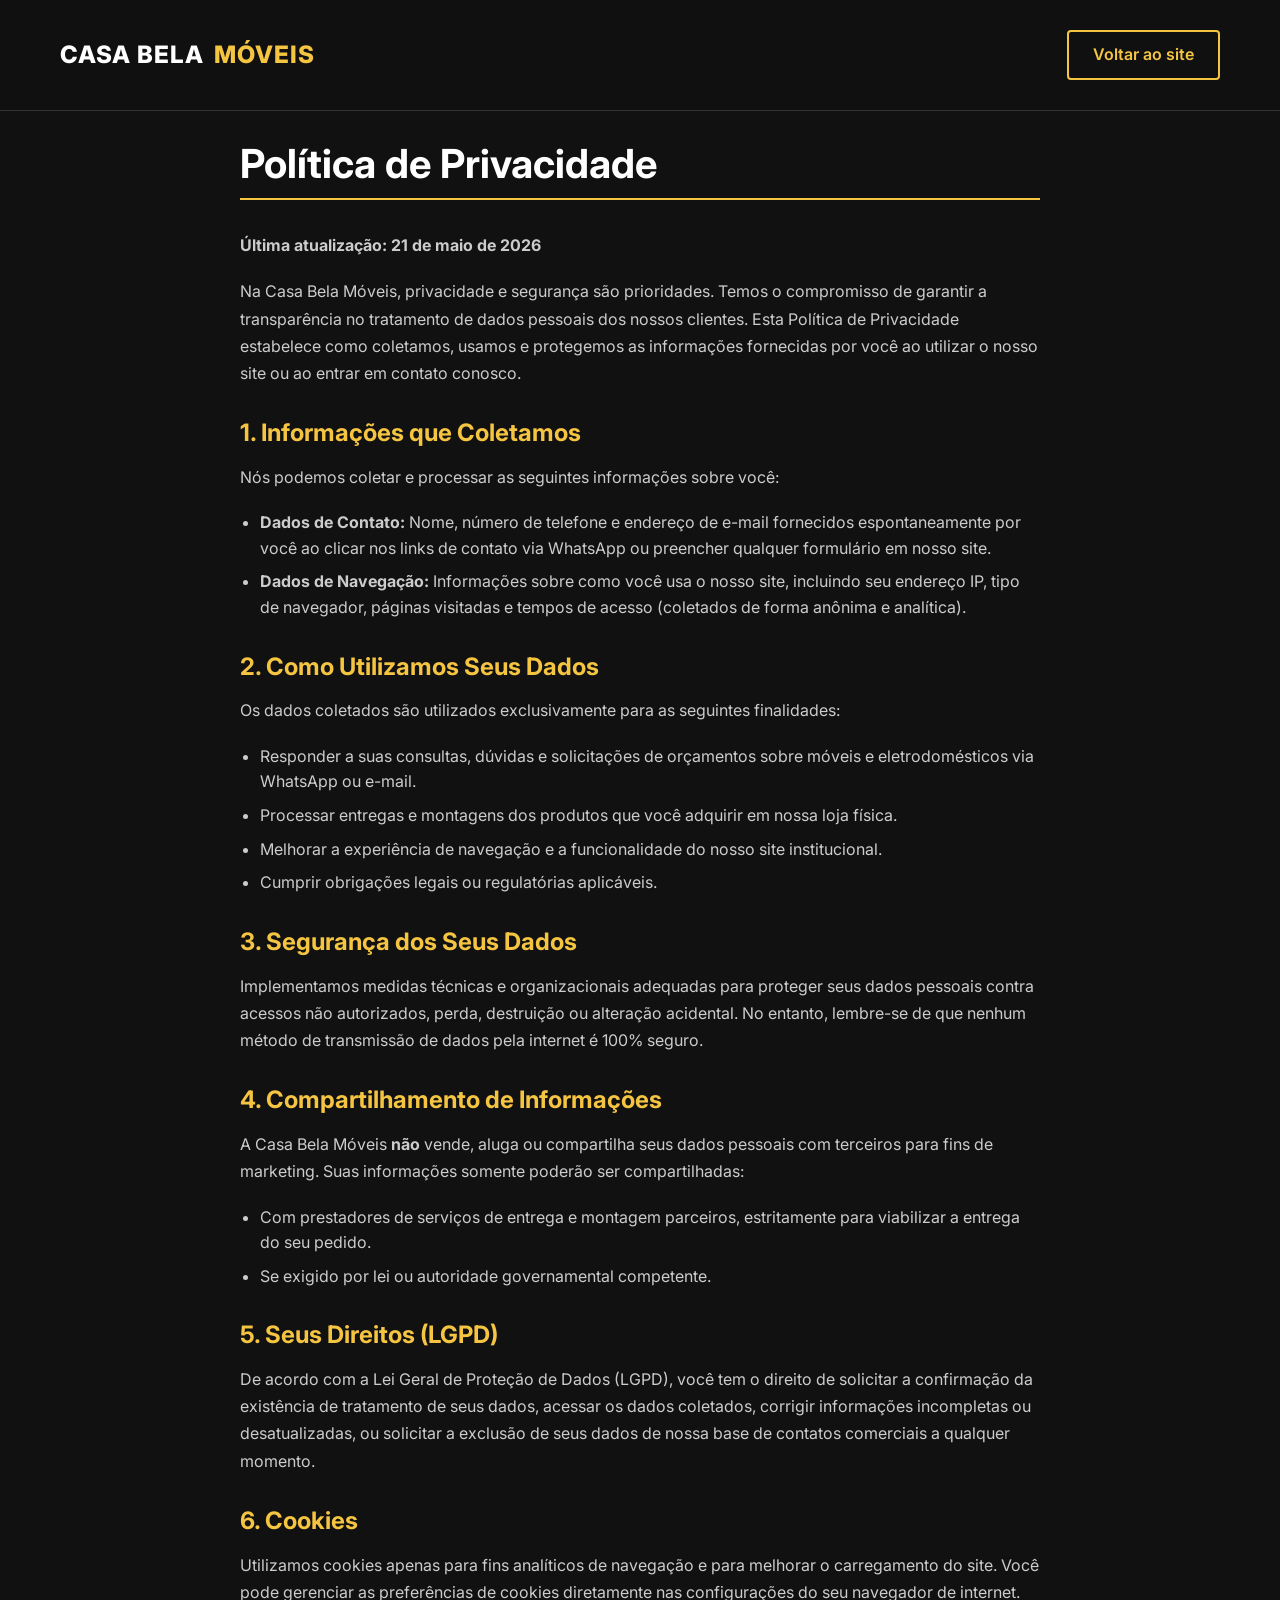
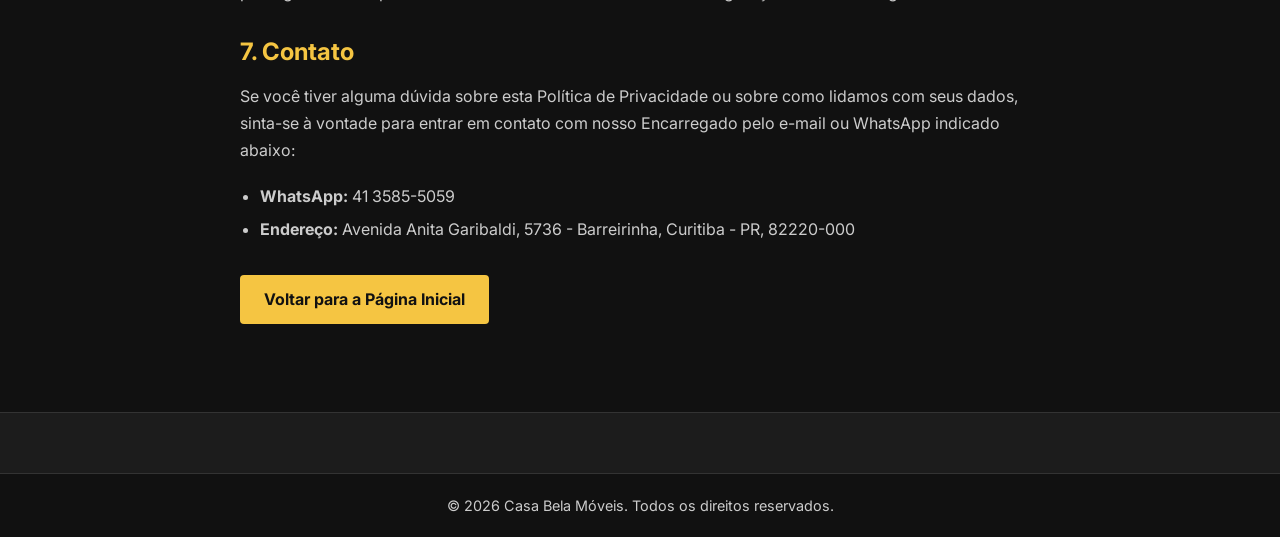
<file: politica-privacidade.html>
<!DOCTYPE html>
<html lang="pt-BR">
<head>
    <meta charset="UTF-8">
    <meta name="viewport" content="width=device-width, initial-scale=1.0">
    <title>Política de Privacidade | Casa Bela Móveis</title>
    <meta name="description" content="Política de Privacidade da Casa Bela Móveis Usados. Saiba como cuidamos e protegemos seus dados pessoais de acordo com a LGPD.">
    <link rel="stylesheet" href="style.css">
    <link rel="preconnect" href="https://fonts.googleapis.com">
    <link rel="preconnect" href="https://fonts.gstatic.com" crossorigin>
    <link href="https://fonts.googleapis.com/css2?family=Inter:wght@400;500;600;700;800&display=swap" rel="stylesheet">
    <style>
        .legal-content {
            padding: 140px 0 80px;
            max-width: 800px;
            margin: 0 auto;
        }
        .legal-content h1 {
            font-size: 2.5rem;
            margin-bottom: 2rem;
            border-bottom: 2px solid var(--amarelo-destaque);
            padding-bottom: 10px;
        }
        .legal-content h2 {
            font-size: 1.5rem;
            margin-top: 2rem;
            margin-bottom: 1rem;
            color: var(--amarelo-destaque);
        }
        .legal-content p {
            margin-bottom: 1.2rem;
            line-height: 1.7;
        }
        .legal-content ul {
            margin-bottom: 1.5rem;
            padding-left: 20px;
            list-style: disc;
        }
        .legal-content li {
            margin-bottom: 0.5rem;
            color: var(--cinza-texto);
        }
        .btn-voltar {
            margin-top: 2rem;
        }
    </style>
</head>
<body>
    <header class="header" id="header">
        <div class="container header-container">
            <a href="index.html" class="logo">Casa Bela <span class="destaque">Móveis</span></a>
            <a href="index.html" class="btn-outline">Voltar ao site</a>
        </div>
    </header>

    <main class="container">
        <article class="legal-content">
            <h1>Política de Privacidade</h1>
            <p><strong>Última atualização: 21 de maio de 2026</strong></p>
            
            <p>Na Casa Bela Móveis, privacidade e segurança são prioridades. Temos o compromisso de garantir a transparência no tratamento de dados pessoais dos nossos clientes. Esta Política de Privacidade estabelece como coletamos, usamos e protegemos as informações fornecidas por você ao utilizar o nosso site ou ao entrar em contato conosco.</p>

            <h2>1. Informações que Coletamos</h2>
            <p>Nós podemos coletar e processar as seguintes informações sobre você:</p>
            <ul>
                <li><strong>Dados de Contato:</strong> Nome, número de telefone e endereço de e-mail fornecidos espontaneamente por você ao clicar nos links de contato via WhatsApp ou preencher qualquer formulário em nosso site.</li>
                <li><strong>Dados de Navegação:</strong> Informações sobre como você usa o nosso site, incluindo seu endereço IP, tipo de navegador, páginas visitadas e tempos de acesso (coletados de forma anônima e analítica).</li>
            </ul>

            <h2>2. Como Utilizamos Seus Dados</h2>
            <p>Os dados coletados são utilizados exclusivamente para as seguintes finalidades:</p>
            <ul>
                <li>Responder a suas consultas, dúvidas e solicitações de orçamentos sobre móveis e eletrodomésticos via WhatsApp ou e-mail.</li>
                <li>Processar entregas e montagens dos produtos que você adquirir em nossa loja física.</li>
                <li>Melhorar a experiência de navegação e a funcionalidade do nosso site institucional.</li>
                <li>Cumprir obrigações legais ou regulatórias aplicáveis.</li>
            </ul>

            <h2>3. Segurança dos Seus Dados</h2>
            <p>Implementamos medidas técnicas e organizacionais adequadas para proteger seus dados pessoais contra acessos não autorizados, perda, destruição ou alteração acidental. No entanto, lembre-se de que nenhum método de transmissão de dados pela internet é 100% seguro.</p>

            <h2>4. Compartilhamento de Informações</h2>
            <p>A Casa Bela Móveis <strong>não</strong> vende, aluga ou compartilha seus dados pessoais com terceiros para fins de marketing. Suas informações somente poderão ser compartilhadas:</p>
            <ul>
                <li>Com prestadores de serviços de entrega e montagem parceiros, estritamente para viabilizar a entrega do seu pedido.</li>
                <li>Se exigido por lei ou autoridade governamental competente.</li>
            </ul>

            <h2>5. Seus Direitos (LGPD)</h2>
            <p>De acordo com a Lei Geral de Proteção de Dados (LGPD), você tem o direito de solicitar a confirmação da existência de tratamento de seus dados, acessar os dados coletados, corrigir informações incompletas ou desatualizadas, ou solicitar a exclusão de seus dados de nossa base de contatos comerciais a qualquer momento.</p>

            <h2>6. Cookies</h2>
            <p>Utilizamos cookies apenas para fins analíticos de navegação e para melhorar o carregamento do site. Você pode gerenciar as preferências de cookies diretamente nas configurações do seu navegador de internet.</p>

            <h2>7. Contato</h2>
            <p>Se você tiver alguma dúvida sobre esta Política de Privacidade ou sobre como lidamos com seus dados, sinta-se à vontade para entrar em contato com nosso Encarregado pelo e-mail ou WhatsApp indicado abaixo:</p>
            <ul>
                <li><strong>WhatsApp:</strong> 41 3585-5059</li>
                <li><strong>Endereço:</strong> Avenida Anita Garibaldi, 5736 - Barreirinha, Curitiba - PR, 82220-000</li>
            </ul>

            <div class="btn-voltar">
                <a href="index.html" class="btn-primary">Voltar para a Página Inicial</a>
            </div>
        </article>
    </main>

    <footer class="footer">
        <div class="footer-bottom">
            <div class="container">
                <p>&copy; 2026 Casa Bela Móveis. Todos os direitos reservados.</p>
            </div>
        </div>
    </footer>
</body>
</html>
</file>
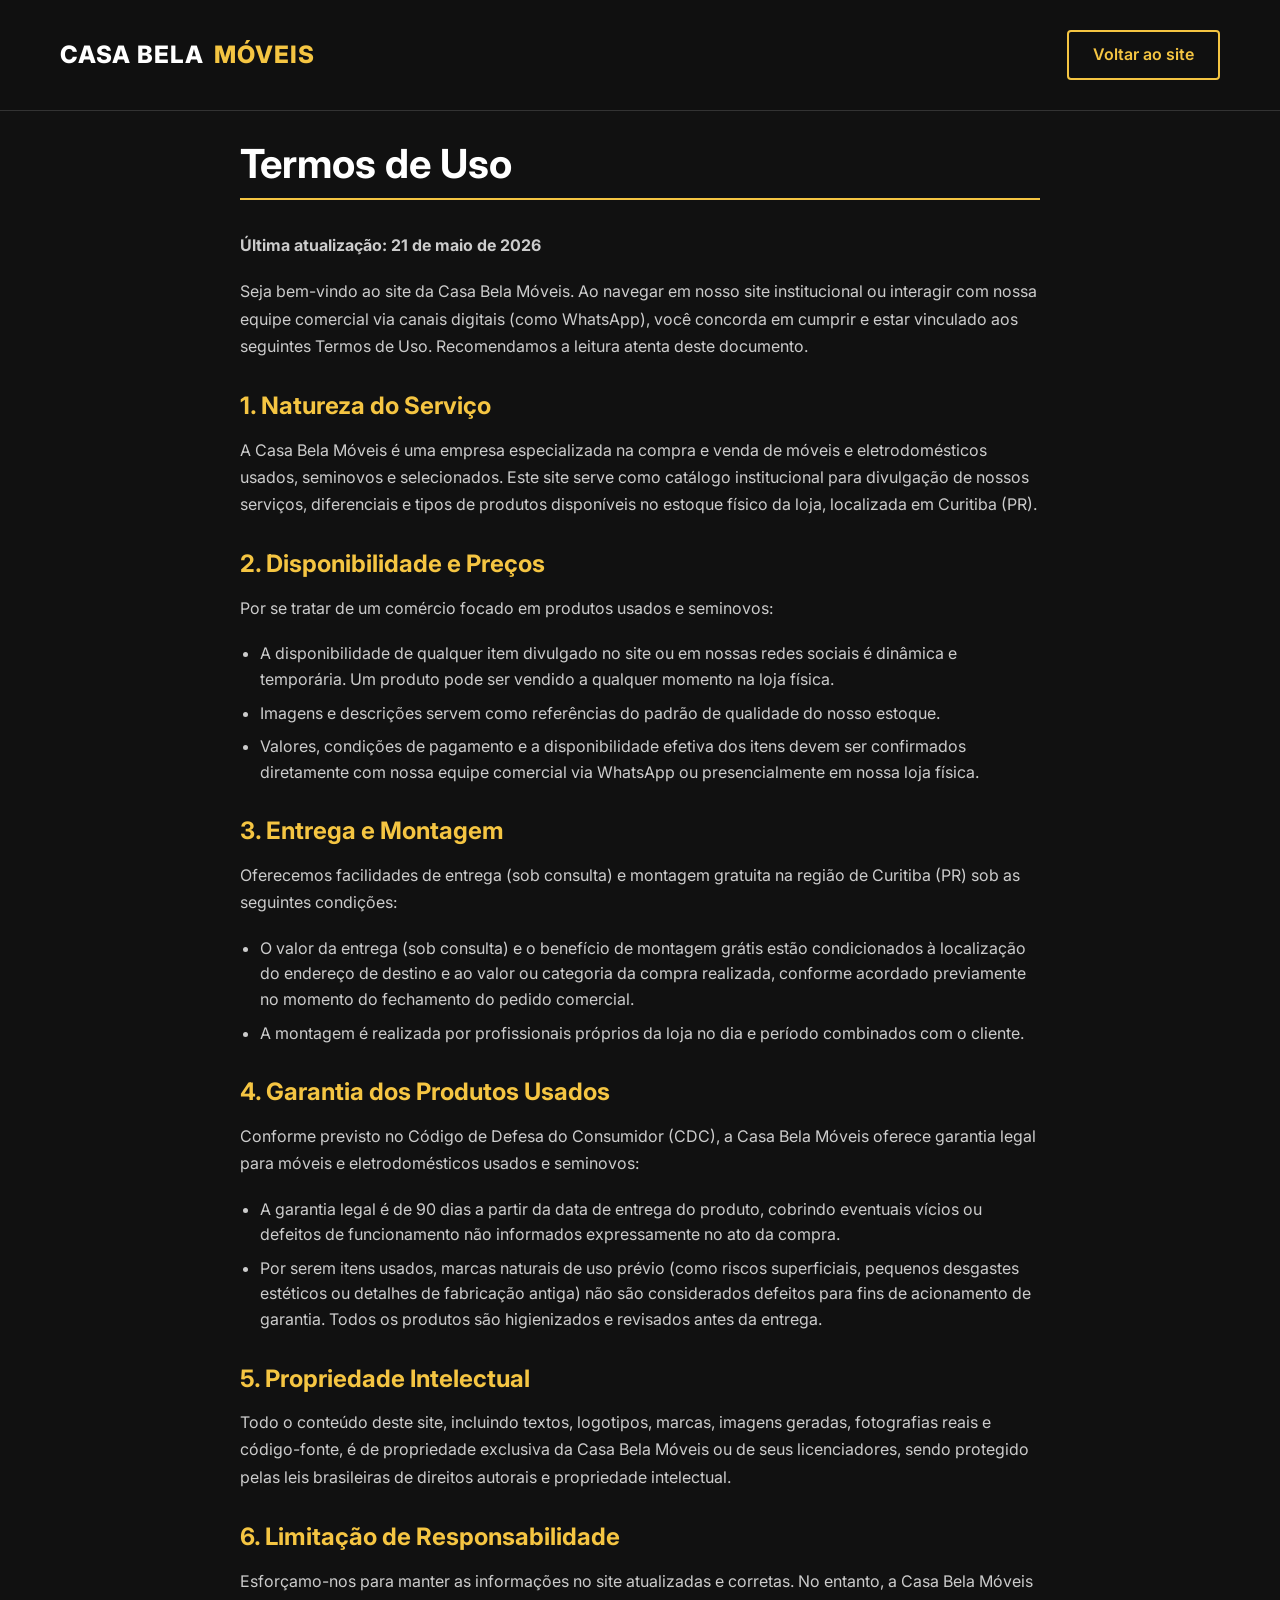
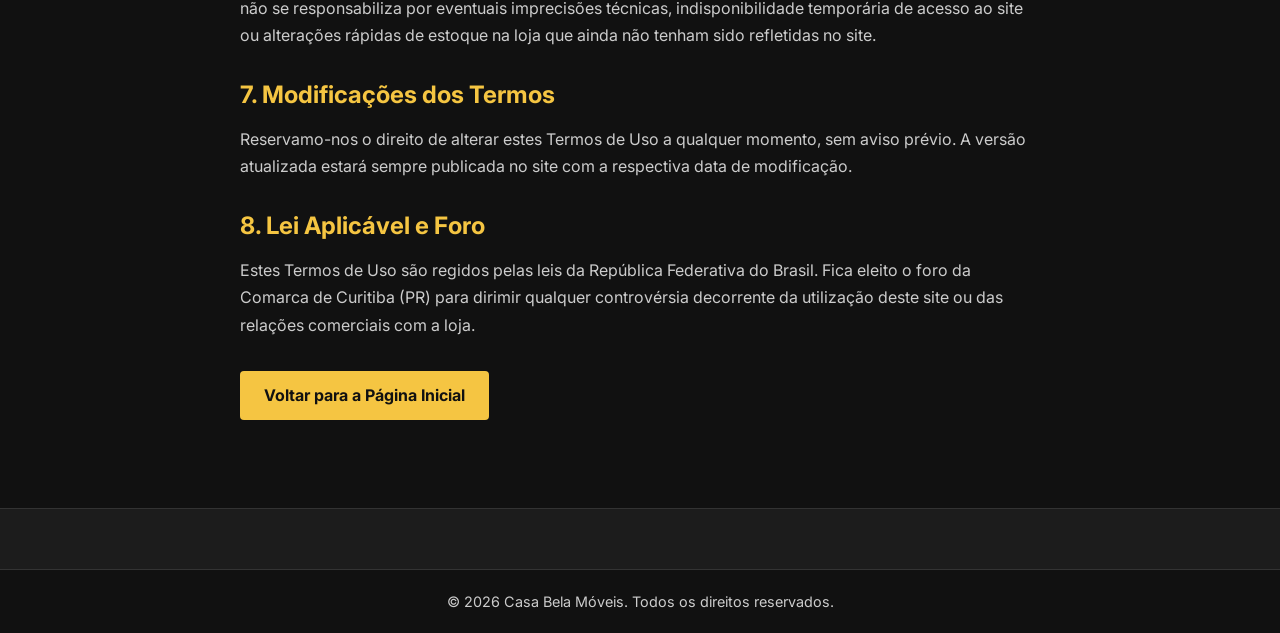
<file: termos-uso.html>
<!DOCTYPE html>
<html lang="pt-BR">
<head>
    <meta charset="UTF-8">
    <meta name="viewport" content="width=device-width, initial-scale=1.0">
    <title>Termos de Uso | Casa Bela Móveis</title>
    <meta name="description" content="Termos de Uso da Casa Bela Móveis Usados. Entenda nossas condições de compra, venda, entrega, montagem e garantia de móveis em Curitiba.">
    <link rel="stylesheet" href="style.css">
    <link rel="preconnect" href="https://fonts.googleapis.com">
    <link rel="preconnect" href="https://fonts.gstatic.com" crossorigin>
    <link href="https://fonts.googleapis.com/css2?family=Inter:wght@400;500;600;700;800&display=swap" rel="stylesheet">
    <style>
        .legal-content {
            padding: 140px 0 80px;
            max-width: 800px;
            margin: 0 auto;
        }
        .legal-content h1 {
            font-size: 2.5rem;
            margin-bottom: 2rem;
            border-bottom: 2px solid var(--amarelo-destaque);
            padding-bottom: 10px;
        }
        .legal-content h2 {
            font-size: 1.5rem;
            margin-top: 2rem;
            margin-bottom: 1rem;
            color: var(--amarelo-destaque);
        }
        .legal-content p {
            margin-bottom: 1.2rem;
            line-height: 1.7;
        }
        .legal-content ul {
            margin-bottom: 1.5rem;
            padding-left: 20px;
            list-style: disc;
        }
        .legal-content li {
            margin-bottom: 0.5rem;
            color: var(--cinza-texto);
        }
        .btn-voltar {
            margin-top: 2rem;
        }
    </style>
</head>
<body>
    <header class="header" id="header">
        <div class="container header-container">
            <a href="index.html" class="logo">Casa Bela <span class="destaque">Móveis</span></a>
            <a href="index.html" class="btn-outline">Voltar ao site</a>
        </div>
    </header>

    <main class="container">
        <article class="legal-content">
            <h1>Termos de Uso</h1>
            <p><strong>Última atualização: 21 de maio de 2026</strong></p>
            
            <p>Seja bem-vindo ao site da Casa Bela Móveis. Ao navegar em nosso site institucional ou interagir com nossa equipe comercial via canais digitais (como WhatsApp), você concorda em cumprir e estar vinculado aos seguintes Termos de Uso. Recomendamos a leitura atenta deste documento.</p>

            <h2>1. Natureza do Serviço</h2>
            <p>A Casa Bela Móveis é uma empresa especializada na compra e venda de móveis e eletrodomésticos usados, seminovos e selecionados. Este site serve como catálogo institucional para divulgação de nossos serviços, diferenciais e tipos de produtos disponíveis no estoque físico da loja, localizada em Curitiba (PR).</p>

            <h2>2. Disponibilidade e Preços</h2>
            <p>Por se tratar de um comércio focado em produtos usados e seminovos:</p>
            <ul>
                <li>A disponibilidade de qualquer item divulgado no site ou em nossas redes sociais é dinâmica e temporária. Um produto pode ser vendido a qualquer momento na loja física.</li>
                <li>Imagens e descrições servem como referências do padrão de qualidade do nosso estoque.</li>
                <li>Valores, condições de pagamento e a disponibilidade efetiva dos itens devem ser confirmados diretamente com nossa equipe comercial via WhatsApp ou presencialmente em nossa loja física.</li>
            </ul>

            <h2>3. Entrega e Montagem</h2>
            <p>Oferecemos facilidades de entrega (sob consulta) e montagem gratuita na região de Curitiba (PR) sob as seguintes condições:</p>
            <ul>
                <li>O valor da entrega (sob consulta) e o benefício de montagem grátis estão condicionados à localização do endereço de destino e ao valor ou categoria da compra realizada, conforme acordado previamente no momento do fechamento do pedido comercial.</li>
                <li>A montagem é realizada por profissionais próprios da loja no dia e período combinados com o cliente.</li>
            </ul>

            <h2>4. Garantia dos Produtos Usados</h2>
            <p>Conforme previsto no Código de Defesa do Consumidor (CDC), a Casa Bela Móveis oferece garantia legal para móveis e eletrodomésticos usados e seminovos:</p>
            <ul>
                <li>A garantia legal é de 90 dias a partir da data de entrega do produto, cobrindo eventuais vícios ou defeitos de funcionamento não informados expressamente no ato da compra.</li>
                <li>Por serem itens usados, marcas naturais de uso prévio (como riscos superficiais, pequenos desgastes estéticos ou detalhes de fabricação antiga) não são considerados defeitos para fins de acionamento de garantia. Todos os produtos são higienizados e revisados antes da entrega.</li>
            </ul>

            <h2>5. Propriedade Intelectual</h2>
            <p>Todo o conteúdo deste site, incluindo textos, logotipos, marcas, imagens geradas, fotografias reais e código-fonte, é de propriedade exclusiva da Casa Bela Móveis ou de seus licenciadores, sendo protegido pelas leis brasileiras de direitos autorais e propriedade intelectual.</p>

            <h2>6. Limitação de Responsabilidade</h2>
            <p>Esforçamo-nos para manter as informações no site atualizadas e corretas. No entanto, a Casa Bela Móveis não se responsabiliza por eventuais imprecisões técnicas, indisponibilidade temporária de acesso ao site ou alterações rápidas de estoque na loja que ainda não tenham sido refletidas no site.</p>

            <h2>7. Modificações dos Termos</h2>
            <p>Reservamo-nos o direito de alterar estes Termos de Uso a qualquer momento, sem aviso prévio. A versão atualizada estará sempre publicada no site com a respectiva data de modificação.</p>

            <h2>8. Lei Aplicável e Foro</h2>
            <p>Estes Termos de Uso são regidos pelas leis da República Federativa do Brasil. Fica eleito o foro da Comarca de Curitiba (PR) para dirimir qualquer controvérsia decorrente da utilização deste site ou das relações comerciais com a loja.</p>

            <div class="btn-voltar">
                <a href="index.html" class="btn-primary">Voltar para a Página Inicial</a>
            </div>
        </article>
    </main>

    <footer class="footer">
        <div class="footer-bottom">
            <div class="container">
                <p>&copy; 2026 Casa Bela Móveis. Todos os direitos reservados.</p>
            </div>
        </div>
    </footer>
</body>
</html>
</file>
<file: style.css>
/* Identidade Visual */
:root {
  --preto-principal: #111111;
  --preto-secundario: #1C1C1C;
  --amarelo-destaque: #F5C542;
  --amarelo-hover: #FFD95A;
  --marrom: #6B4423;
  --marrom-claro: #9A6A3A;
  --branco: #FFFFFF;
  --cinza-claro: #F5F5F5;
  --cinza-texto: #CCCCCC;
  --cinza-escuro: #2A2A2A;
  --borda-suave: #333333;
}

/* Reset B�sico */
* {
  margin: 0;
  padding: 0;
  box-sizing: border-box;
}

html {
  scroll-behavior: smooth;
  scroll-padding-top: 110px;
  overflow-x: hidden;
  width: 100%;
}

body {
  font-family: 'Inter', sans-serif;
  background-color: var(--preto-principal);
  color: var(--branco);
  line-height: 1.6;
  -webkit-font-smoothing: antialiased;
  overflow-x: hidden;
  width: 100%;
}

/* Preven��o de estouro por palavras longas */
h1, h2, h3, h4, h5, h6, p, span, a, li {
  overflow-wrap: break-word;
  word-wrap: break-word;
}

a {
  text-decoration: none;
  color: inherit;
}

ul {
  list-style: none;
}

/* Layout Container */
.container {
  max-width: 1200px;
  margin: 0 auto;
  padding: 0 20px;
}

/* Tipografia Geral */
h1, h2, h3, h4 {
  color: var(--branco);
  line-height: 1.2;
}

h2 {
  font-size: 2.5rem;
  margin-bottom: 1rem;
}

p {
  color: var(--cinza-texto);
  margin-bottom: 1rem;
}

/* Utilit�rios */
.text-center {
  text-align: center;
}

.destaque {
  color: var(--amarelo-destaque);
}

/* Bot�es */
.btn-primary {
  display: inline-block;
  background-color: var(--amarelo-destaque);
  color: var(--preto-principal);
  padding: 12px 24px;
  border-radius: 4px;
  font-weight: 700;
  transition: background-color 0.3s ease, transform 0.2s ease;
  text-align: center;
  position: relative;
  overflow: hidden;
  white-space: nowrap;
}

.btn-primary:hover {
  background-color: var(--amarelo-hover);
  transform: translateY(-2px);
}

/* Efeito 3: Brilho nos bot�es (Shine) */
.btn-primary::before {
  content: '';
  position: absolute;
  top: 0;
  left: -100%;
  width: 50%;
  height: 100%;
  background: linear-gradient(to right, rgba(255,255,255,0) 0%, rgba(255,255,255,0.5) 50%, rgba(255,255,255,0) 100%);
  transform: skewX(-25deg);
  animation: shine 3.5s infinite;
}

@keyframes shine {
  0% { left: -100%; }
  20% { left: 200%; }
  100% { left: 200%; }
}

.btn-outline {
  display: inline-block;
  background-color: transparent;
  color: var(--amarelo-destaque);
  border: 2px solid var(--amarelo-destaque);
  padding: 10px 24px;
  border-radius: 4px;
  font-weight: 600;
  transition: all 0.3s ease;
  text-align: center;
}

.btn-outline:hover {
  background-color: var(--amarelo-destaque);
  color: var(--preto-principal);
}

.btn-large {
  padding: 16px 36px;
  font-size: 1.1rem;
}

/* 1. CABE�ALHO */
.header {
  position: fixed;
  top: 0;
  left: 0;
  width: 100%;
  background-color: rgba(17, 17, 17, 0.95);
  backdrop-filter: blur(10px);
  z-index: 1000;
  border-bottom: 1px solid var(--borda-suave);
}

.header-container {
  display: flex;
  justify-content: space-between;
  align-items: center;
  height: 110px;
  transition: height 0.3s ease;
}

.logo {
  font-size: 1.5rem;
  font-weight: 800;
  color: var(--branco);
  text-transform: uppercase;
  letter-spacing: 1px;
  display: flex;
  align-items: center;
  gap: 10px;
}

.logo-img {
  height: 90px;
  width: auto;
  display: block;
  object-fit: contain;
  transition: height 0.3s ease;
}

.nav-menu {
  display: flex;
  align-items: center;
  gap: 30px;
}

.nav-list {
  display: flex;
  gap: 20px;
}

.nav-link {
  font-weight: 500;
  transition: color 0.3s ease;
}

.nav-link:hover {
  color: var(--amarelo-destaque);
}

/* Menu Hamburger (Mobile) */
.menu-toggle {
  display: none;
  background: none;
  border: none;
  cursor: pointer;
  padding: 5px;
}

.hamburger, .hamburger::before, .hamburger::after {
  display: block;
  width: 25px;
  height: 3px;
  background-color: var(--branco);
  transition: all 0.3s ease;
}

.hamburger::before {
  content: '';
  transform: translateY(-8px);
}

.hamburger::after {
  content: '';
  transform: translateY(5px);
}

/* 2. HERO SECTION */
.hero {
  padding: 160px 0 80px;
  background: linear-gradient(135deg, rgba(17,17,17,0.9) 0%, rgba(28,28,28,0.9) 100%), url('data:image/svg+xml;utf8,<svg xmlns="http://www.w3.org/2000/svg" width="100" height="100" opacity="0.05"><rect width="100" height="100" fill="none"/><circle cx="50" cy="50" r="2" fill="%23FFFFFF"/></svg>');
  /* Efeito 5: Parallax de fundo no Hero */
  background-attachment: fixed;
  background-position: center;
}

.hero-container {
  display: grid;
  grid-template-columns: 1fr 1fr;
  grid-template-rows: auto auto;
  column-gap: 40px;
  row-gap: 0;
  align-items: center;
}

.hero-title {
  grid-column: 1;
  grid-row: 1;
  font-size: 3rem;
  letter-spacing: -1px;
  margin-bottom: 1.5rem;
  background: linear-gradient(135deg, var(--branco) 30%, var(--amarelo-destaque) 100%);
  -webkit-background-clip: text;
  -webkit-text-fill-color: transparent;
  background-clip: text;
  display: inline-block; /* Garante o correto comportamento do background-clip */
}

.hero-content {
  grid-column: 1;
  grid-row: 2;
  align-self: start;
}

.hero-image {
  grid-column: 2;
  grid-row: 1 / span 2;
}

.hero-content p {
  font-size: 1.1rem;
  margin-bottom: 2rem;
}

.hero-selos {
  display: flex;
  flex-wrap: wrap;
  gap: 10px;
  margin-bottom: 2rem;
}

.selo {
  background-color: var(--cinza-escuro);
  color: var(--amarelo-destaque);
  padding: 6px 12px;
  border-radius: 20px;
  font-size: 0.85rem;
  font-weight: 600;
  border: 1px solid var(--borda-suave);
}

.hero-buttons {
  display: flex;
  gap: 15px;
}

.placeholder-hero {
  width: 100%;
  height: 450px;
  background-color: var(--marrom);
  border: 2px dashed var(--amarelo-destaque);
  border-radius: 8px;
  display: flex;
  flex-direction: column;
  justify-content: center;
  align-items: center;
  color: var(--amarelo-destaque);
  text-align: center;
  padding: 20px;
  position: relative;
  overflow: hidden;
}

/* Efeito 6: Shimmer de carregamento */
.placeholder-hero::before, .placeholder-produto::before, .placeholder-generic::before, .placeholder-mapa::before {
  content: '';
  position: absolute;
  top: 0; left: 0; right: 0; bottom: 0;
  background: linear-gradient(to right, transparent 0%, rgba(255,255,255,0.08) 50%, transparent 100%);
  transform: skewX(-20deg);
  animation: shimmer-swipe 2.5s infinite linear;
}

@keyframes shimmer-swipe {
  0% { transform: translateX(-150%) skewX(-20deg); }
  50% { transform: translateX(150%) skewX(-20deg); }
  100% { transform: translateX(150%) skewX(-20deg); }
}

.placeholder-hero svg {
  margin-bottom: 10px;
  z-index: 1;
}

.placeholder-hero span {
  z-index: 1;
}

/* Estrutura Geral das Se��es */
section {
  padding: 80px 0;
}

.section-header {
  text-align: center;
  margin-bottom: 50px;
  max-width: 800px;
  margin-left: auto;
  margin-right: auto;
}

/* Efeito 1: Scroll Animations */
.animate-on-scroll {
  opacity: 0;
  transform: translateY(40px);
  transition: opacity 0.8s ease-out, transform 0.8s ease-out;
  will-change: opacity, transform;
}

.animate-on-scroll.is-visible {
  opacity: 1;
  transform: translateY(0);
}

/* 3. CATEGORIAS */
.categorias {
  background-color: var(--preto-principal);
}

.categorias-grid {
  display: grid;
  grid-template-columns: repeat(auto-fit, minmax(250px, 1fr));
  gap: 20px;
}

.categoria-card {
  background-color: var(--preto-secundario);
  border: 1px solid var(--borda-suave);
  padding: 30px 20px;
  border-radius: 8px;
  text-align: center;
  transition: transform 0.3s ease, border-color 0.3s ease;
  overflow: hidden;
}

.categoria-card:hover {
  transform: translateY(-5px);
  border-color: var(--amarelo-destaque);
}

/* Efeito 2: Hover Scale (Zoom) */
.categoria-icon {
  font-size: 2.5rem;
  margin-bottom: 15px;
  display: inline-block;
  transition: transform 0.4s ease;
}

.categoria-card:hover .categoria-icon {
  transform: scale(1.2);
}

.categoria-card h3 {
  margin-bottom: 10px;
  font-size: 1.3rem;
}

.categoria-card p {
  font-size: 0.9rem;
  margin-bottom: 20px;
}

.btn-link {
  color: var(--amarelo-destaque);
  font-weight: 600;
  font-size: 0.9rem;
  text-transform: uppercase;
  letter-spacing: 0.5px;
}

.btn-link:hover {
  text-decoration: underline;
}

/* 4. PRODUTOS EM DESTAQUE */
.produtos {
  background-color: var(--preto-secundario);
}

.produtos-grid {
  display: grid;
  grid-template-columns: repeat(auto-fit, minmax(280px, 1fr));
  gap: 30px;
}

.produto-card {
  background-color: var(--preto-principal);
  border: 1px solid var(--borda-suave);
  border-radius: 8px;
  overflow: hidden;
  transition: transform 0.3s ease, box-shadow 0.3s ease;
  display: flex;
  flex-direction: column;
}

.produto-card:hover {
  transform: translateY(-5px);
  box-shadow: 0 10px 20px rgba(0,0,0,0.5);
}

.placeholder-produto {
  width: 100%;
  height: 220px;
  background-color: var(--marrom-claro);
  display: flex;
  flex-direction: column;
  justify-content: center;
  align-items: center;
  color: var(--branco);
  transition: transform 0.5s ease;
}

/* Efeito 2: Hover Scale no Produto */
.produto-card:hover .placeholder-produto {
  transform: scale(1.05);
}

.produto-card .imagem-container {
  overflow: hidden; /* Mant�m o zoom dentro do card */
}

.produto-info {
  padding: 20px;
  flex-grow: 1;
  display: flex;
  flex-direction: column;
  position: relative;
  z-index: 2;
  background-color: var(--preto-principal);
}

.produto-categoria {
  font-size: 0.8rem;
  color: var(--amarelo-destaque);
  text-transform: uppercase;
  font-weight: 600;
  margin-bottom: 5px;
}

.produto-card h3 {
  font-size: 1.2rem;
  margin-bottom: 10px;
}

.produto-card p {
  font-size: 0.9rem;
  margin-bottom: 15px;
  flex-grow: 1;
}

.selo-produto {
  display: inline-block;
  max-width: 100%;
  white-space: normal;
  background-color: var(--cinza-escuro);
  color: var(--cinza-texto);
  font-size: 0.8rem;
  padding: 4px 8px;
  border-radius: 4px;
  margin-bottom: 15px;
  text-align: center;
}

.produto-card .btn-primary {
  display: block;
  width: 100%;
}

/* 5. SOBRE A EMPRESA */
.sobre {
  background-color: var(--preto-principal);
}

.sobre-container {
  display: grid;
  grid-template-columns: 1fr 1fr;
  gap: 50px;
  align-items: center;
}

.sobre-destaques {
  display: grid;
  grid-template-columns: 1fr 1fr;
  gap: 20px;
}

.destaque-item {
  background-color: var(--preto-secundario);
  padding: 30px 20px;
  text-align: center;
  border-radius: 8px;
  border: 1px solid var(--borda-suave);
  transition: transform 0.3s ease;
}

.destaque-item:hover {
  transform: scale(1.05);
}

.destaque-item h3 {
  color: var(--amarelo-destaque);
  font-size: 2.5rem;
  margin-bottom: 5px;
}

.destaque-item p {
  margin: 0;
  font-weight: 600;
  color: var(--branco);
}

/* 6. DIFERENCIAIS */
.diferenciais {
  background-color: var(--preto-secundario);
}

.diferenciais-grid {
  display: grid;
  grid-template-columns: repeat(auto-fit, minmax(250px, 1fr));
  gap: 30px;
}

.diferencial-card {
  background-color: var(--preto-principal);
  padding: 30px;
  border-radius: 8px;
  text-align: left;
  border-left: 4px solid var(--amarelo-destaque);
  transition: transform 0.3s ease;
}

.diferencial-card:hover {
  transform: translateX(5px);
}

.diferencial-icon {
  font-size: 2rem;
  margin-bottom: 15px;
}

.diferencial-card h3 {
  font-size: 1.2rem;
  margin-bottom: 10px;
}

/* 7 & 8. PAGAMENTO E ENTREGA */
.pagamento, .entrega {
  background-color: var(--preto-principal);
}

.pagamento-container, .entrega-container {
  display: grid;
  grid-template-columns: 1fr 1fr;
  gap: 50px;
  align-items: center;
}

.lista-pagamento, .lista-entrega {
  margin-bottom: 20px;
}

.lista-pagamento li, .lista-entrega li {
  margin-bottom: 10px;
  font-size: 1.1rem;
}

.pagamento-destaque-box {
  background-color: var(--preto-secundario);
  border: 1px solid var(--borda-suave);
  border-left: 4px solid var(--amarelo-destaque);
  border-radius: 6px;
  padding: 15px;
  margin-bottom: 25px;
  display: flex;
  gap: 12px;
  align-items: flex-start;
}

.destaque-icon {
  font-size: 1.3rem;
  line-height: 1;
}

.destaque-text {
  font-size: 0.95rem;
  color: var(--cinza-texto);
  line-height: 1.5;
  margin: 0;
}

.chamada-pagamento {
  font-weight: 600;
  color: var(--branco);
  margin-bottom: 20px;
}

.placeholder-generic {
  width: 100%;
  height: 350px;
  background-color: var(--preto-secundario);
  border: 1px solid var(--borda-suave);
  border-radius: 8px;
  display: flex;
  flex-direction: column;
  justify-content: center;
  align-items: center;
  color: var(--amarelo-destaque);
  position: relative;
}

/* 9. CHAMADA FINAL */
.chamada-final {
  background-color: var(--preto-secundario);
  border-top: 2px solid var(--amarelo-destaque);
  border-bottom: 2px solid var(--amarelo-destaque);
  padding: 100px 0;
  /* Efeito de Parallax */
  background: linear-gradient(135deg, rgba(28,28,28,0.95) 0%, rgba(17,17,17,0.95) 100%), url('data:image/svg+xml;utf8,<svg xmlns="http://www.w3.org/2000/svg" width="100" height="100" opacity="0.05"><rect width="100" height="100" fill="none"/><circle cx="50" cy="50" r="2" fill="%23FFFFFF"/></svg>');
  background-attachment: fixed;
}

.chamada-final h2 {
  font-size: 2.5rem;
  margin-bottom: 20px;
}

.chamada-final p {
  font-size: 1.2rem;
  max-width: 700px;
  margin: 0 auto 30px;
}

/* 10. CONTATO */
.contato {
  background-color: var(--preto-principal);
}

.contato-info h2 {
  white-space: normal;
  font-size: clamp(0.95rem, 4.8vw, 2.5rem);
}

.contato-container {
  display: grid;
  grid-template-columns: 1fr 1fr;
  gap: 50px;
}

.info-box {
  display: flex;
  gap: 15px;
  margin-bottom: 25px;
}

.info-icon {
  font-size: 1.5rem;
  background-color: var(--preto-secundario);
  width: 50px;
  height: 50px;
  display: flex;
  justify-content: center;
  align-items: center;
  border-radius: 50%;
  color: var(--amarelo-destaque);
  flex-shrink: 0;
}

.info-box h4 {
  margin-bottom: 5px;
}

.info-box p {
  margin: 0;
}

.address-text {
  white-space: normal;
}

.placeholder-mapa {
  width: 100%;
  height: 400px;
  background-color: var(--preto-secundario);
  border-radius: 8px;
  display: flex;
  flex-direction: column;
  justify-content: center;
  align-items: center;
  color: var(--cinza-texto);
  border: 1px solid var(--borda-suave);
  position: relative;
}

.placeholder-mapa svg {
  margin-bottom: 10px;
  color: var(--amarelo-destaque);
  z-index: 1;
}
.placeholder-mapa span {
  z-index: 1;
}

/* 11. RODAP� */
.footer {
  background-color: var(--preto-secundario);
  padding: 60px 0 0;
  border-top: 1px solid var(--borda-suave);
}

.footer-container {
  display: grid;
  grid-template-columns: 2fr 1fr 1fr 1fr 1fr;
  gap: 30px;
  margin-bottom: 40px;
}

.logo-footer {
  font-size: 1.5rem;
  font-weight: 800;
  color: var(--branco);
  text-transform: uppercase;
  margin-bottom: 15px;
  display: flex;
  align-items: center;
  gap: 10px;
}

.logo-img-footer {
  height: 110px;
  width: auto;
  display: block;
  object-fit: contain;
  margin-bottom: 15px;
}

.footer-col h4 {
  margin-bottom: 20px;
  color: var(--amarelo-destaque);
  font-size: 1.1rem;
}

.footer-col ul li {
  margin-bottom: 10px;
}

.footer-col ul li a {
  color: var(--cinza-texto);
  transition: color 0.3s ease;
}

.footer-col ul li a:hover {
  color: var(--branco);
}

.footer-bottom {
  background-color: var(--preto-principal);
  padding: 20px 0;
  text-align: center;
  border-top: 1px solid var(--borda-suave);
}

.footer-bottom p {
  margin: 0;
  font-size: 0.9rem;
}

/* 12. WHATSAPP FLUTUANTE */
/* Efeito 3: Pulse no WhatsApp */
@keyframes pulse-whatsapp {
  0% { transform: scale(1); box-shadow: 0 0 0 0 rgba(37, 211, 102, 0.7); }
  70% { transform: scale(1.05); box-shadow: 0 0 0 15px rgba(37, 211, 102, 0); }
  100% { transform: scale(1); box-shadow: 0 0 0 0 rgba(37, 211, 102, 0); }
}

.whatsapp-flutuante {
  position: fixed;
  bottom: 30px;
  right: 30px;
  width: 60px;
  height: 60px;
  background-color: #25D366;
  color: #FFF;
  border-radius: 50%;
  display: flex;
  justify-content: center;
  align-items: center;
  box-shadow: 0 4px 10px rgba(0,0,0,0.3);
  z-index: 1000;
  animation: pulse-whatsapp 2s infinite;
  transition: transform 0.3s ease, background-color 0.3s ease;
}

.whatsapp-flutuante svg {
  width: 35px;
  height: 35px;
}

.whatsapp-flutuante:hover {
  transform: scale(1.1);
  background-color: #20b858;
  animation: none; /* Pausa o pulso no hover para focar na intera��o */
}

/* RESPONSIVIDADE */
@media (max-width: 992px) {
  .sobre-container,
  .pagamento-container,
  .entrega-container,
  .contato-container {
    grid-template-columns: 1fr;
  }

  .contato-info {
    text-align: left;
  }

  .info-box {
    display: flex;
    flex-direction: row;
    align-items: flex-start;
    text-align: left;
  }

  .hero-container {
    grid-template-columns: 1fr;
    grid-template-rows: auto auto auto;
    row-gap: 25px;
  }

  .hero-title {
    grid-column: 1;
    grid-row: 1;
    font-size: 2.2rem;
    margin-bottom: 0.5rem;
  }

  .hero-image {
    grid-column: 1;
    grid-row: 2;
  }

  .hero-content {
    grid-column: 1;
    grid-row: 3;
    align-self: stretch;
  }

  .entrega-image {
    order: 2;
  }
  
  .entrega-content {
    order: 1;
  }

  .footer-container {
    grid-template-columns: 1fr 1fr;
  }

  .footer-about {
    grid-column: span 2;
    text-align: left;
  }

  .footer-col {
    text-align: left;
  }

  .logo-img-footer {
    margin-left: 0;
    margin-right: auto;
  }
}

@media (max-width: 768px) {
  html {
    scroll-padding-top: 90px;
  }

  .header-container {
    height: 90px;
  }

  .logo-img {
    height: 70px;
  }

  .menu-toggle {
    display: block;
    z-index: 1001;
  }

  .nav-menu {
    position: fixed;
    top: 0;
    right: -100%;
    width: 80%;
    max-width: 300px;
    height: 100vh;
    background-color: var(--preto-secundario);
    flex-direction: column;
    justify-content: center;
    transition: right 0.3s ease;
    padding: 40px;
    border-left: 1px solid var(--borda-suave);
    box-shadow: -5px 0 15px rgba(0,0,0,0.5);
  }

  .nav-menu.active {
    right: 0;
  }

  .nav-list {
    flex-direction: column;
    width: 100%;
    text-align: center;
    margin-bottom: 30px;
  }

  .hamburger.active {
    background-color: transparent;
  }

  .hamburger.active::before {
    transform: rotate(45deg) translate(2px, 2px);
  }

  .hamburger.active::after {
    transform: rotate(-45deg) translate(2px, -2px);
  }

  .hero-buttons {
    flex-direction: column;
  }

  .footer-container {
    grid-template-columns: repeat(2, 1fr);
  }

  .footer-about {
    grid-column: span 2;
  }
  
  h2 {
    font-size: 2rem;
  }

  .sobre-destaques {
    grid-template-columns: 1fr;
  }

  /* Grid 2x2 no Mobile/Tablet */
  .categorias-grid, .produtos-grid {
    display: grid;
    grid-template-columns: repeat(2, 1fr);
    gap: 15px;
    padding: 0;
    margin: 0;
  }
  
  .categoria-card, .produto-card {
    min-width: 0;
    width: 100%;
  }

  .categoria-card {
    padding: 20px 12px;
  }

  .categoria-imagem-container {
    width: calc(100% + 24px);
    height: 120px;
    margin: -20px -12px 15px -12px;
  }

  .categoria-card h3 {
    font-size: 1.05rem;
    margin-bottom: 5px;
  }

  .categoria-card p {
    font-size: 0.8rem;
    margin-bottom: 12px;
    display: -webkit-box;
    -webkit-line-clamp: 2;
    -webkit-box-orient: vertical;
    overflow: hidden;
    height: 2.6em; /* Limita altura para manter alinhado */
  }

  .categoria-icon-overlay {
    width: 36px;
    height: 36px;
    font-size: 1.2rem;
    bottom: 8px;
    right: 8px;
  }

  .produto-imagem-real {
    height: 140px;
  }

  .produto-info {
    padding: 12px;
  }

  .produto-categoria {
    font-size: 0.7rem;
  }

  .produto-card h3 {
    font-size: 1rem;
    margin-bottom: 5px;
  }

  .produto-card p {
    font-size: 0.8rem;
    margin-bottom: 10px;
    display: -webkit-box;
    -webkit-line-clamp: 2;
    -webkit-box-orient: vertical;
    overflow: hidden;
    height: 2.6em;
  }

  .selo-produto {
    font-size: 0.7rem;
    padding: 2px 6px;
    margin-bottom: 10px;
  }

  .produto-card .btn-primary {
    font-size: 0.8rem;
    padding: 8px 10px;
  }

}

/* 13. MODAL (GALERIA) */
.modal {
  display: none; /* Escondido por padr�o */
  position: fixed;
  z-index: 2000;
  left: 0;
  top: 0;
  width: 100%;
  height: 100%;
  background-color: rgba(0, 0, 0, 0.85); /* Fundo escuro semitransparente */
  backdrop-filter: blur(5px);
  overflow-x: hidden;
  overflow-y: auto;
  opacity: 0;
  transition: opacity 0.3s ease;
}

.modal.active {
  display: block;
  opacity: 1;
}

.modal-content {
  background-color: var(--preto-secundario);
  margin: 5% auto; /* 5% do topo e centralizado horizontalmente */
  padding: 40px;
  border: 1px solid var(--borda-suave);
  border-radius: 8px;
  width: 90%;
  max-width: 1000px;
  position: relative;
  box-shadow: 0 10px 30px rgba(0,0,0,0.5);
  transform: translateY(-50px);
  transition: transform 0.3s ease;
}

.modal.active .modal-content {
  transform: translateY(0);
}

.close-modal {
  color: var(--cinza-texto);
  position: absolute;
  top: 15px;
  right: 25px;
  font-size: 35px;
  font-weight: bold;
  cursor: pointer;
  transition: color 0.3s ease;
}

.close-modal:hover,
.close-modal:focus {
  color: var(--amarelo-destaque);
  text-decoration: none;
}

#modal-titulo {
  margin-bottom: 5px;
  color: var(--amarelo-destaque);
}

#modal-descricao {
  margin-bottom: 30px;
  color: var(--cinza-texto);
}

.galeria-grid {
  display: grid;
  grid-template-columns: repeat(auto-fill, minmax(200px, 1fr));
  gap: 20px;
  margin-bottom: 30px;
}

.galeria-item {
  width: 100%;
  height: 200px;
  background-color: var(--marrom-claro);
  border-radius: 8px;
  display: flex;
  flex-direction: column;
  justify-content: center;
  align-items: center;
  color: var(--branco);
  border: 1px solid var(--borda-suave);
  position: relative;
  overflow: hidden;
  transition: transform 0.3s ease;
}

.galeria-item:hover {
  transform: scale(1.05);
}

.galeria-item::before {
  content: '';
  position: absolute;
  top: 0; left: 0; right: 0; bottom: 0;
  background: linear-gradient(to right, transparent 0%, rgba(255,255,255,0.08) 50%, transparent 100%);
  transform: skewX(-20deg);
  animation: shimmer-swipe 2.5s infinite linear;
}

.modal-footer {
  text-align: center;
  margin-top: 20px;
  padding-top: 20px;
  border-top: 1px solid var(--borda-suave);
}

@media (max-width: 768px) {
  .modal-content {
    margin: 10% auto;
    padding: 20px;
  }
  .galeria-grid {
    grid-template-columns: repeat(auto-fill, minmax(130px, 1fr));
    gap: 15px;
  }
  .galeria-item {
    height: 140px;
  }
}


/* --- REFINAMENTOS VISUAIS E NOVOS ELEMENTOS REAIS --- */

.hero-img-real {
  width: 100%;
  height: 450px;
  object-fit: cover;
  border-radius: 8px;
  border: 1px solid var(--borda-suave);
  box-shadow: 0 20px 40px rgba(0,0,0,0.5);
  display: block;
}

.pagamento-img-real, .entrega-img-real {
  width: 100%;
  height: 350px;
  object-fit: cover;
  border-radius: 8px;
  border: 1px solid var(--borda-suave);
  box-shadow: 0 15px 30px rgba(0,0,0,0.4);
  display: block;
}

.mapa-container-real {
  width: 100%;
  height: 400px;
  border-radius: 8px;
  overflow: hidden;
  border: 1px solid var(--borda-suave);
  box-shadow: 0 15px 30px rgba(0,0,0,0.4);
}

.categoria-imagem-container {
  width: calc(100% + 40px);
  height: 180px;
  position: relative;
  overflow: hidden;
  border-radius: 8px 8px 0 0;
  margin: -30px -20px 20px -20px;
}

.categoria-img-real {
  width: 100%;
  height: 100%;
  object-fit: cover;
  transition: transform 0.5s ease;
}

.categoria-card:hover .categoria-img-real {
  transform: scale(1.08);
}

.categoria-icon-overlay {
  position: absolute;
  bottom: 10px;
  right: 10px;
  font-size: 1.8rem;
  background: rgba(17, 17, 17, 0.75);
  backdrop-filter: blur(5px);
  width: 45px;
  height: 45px;
  display: flex;
  justify-content: center;
  align-items: center;
  border-radius: 50%;
  border: 1px solid var(--borda-suave);
  z-index: 2;
}

.produto-imagem-real {
  width: 100%;
  height: 220px;
  object-fit: cover;
  transition: transform 0.5s ease;
  display: block;
}

.produto-card:hover .produto-imagem-real {
  transform: scale(1.06);
}

.galeria-imagem-real {
  width: 100%;
  height: 100%;
  object-fit: cover;
  transition: transform 0.5s ease;
  position: absolute;
  top: 0;
  left: 0;
  z-index: 1;
}

.galeria-item:hover .galeria-imagem-real {
  transform: scale(1.08);
}

.galeria-item-overlay {
  position: absolute;
  top: 0;
  left: 0;
  right: 0;
  bottom: 0;
  background: linear-gradient(to top, rgba(17,17,17,0.95) 0%, rgba(17,17,17,0.4) 60%, transparent 100%);
  display: flex;
  flex-direction: column;
  justify-content: flex-end;
  align-items: center;
  padding: 15px;
  opacity: 0;
  transition: opacity 0.3s ease;
  z-index: 2;
  text-align: center;
}

.galeria-item:hover .galeria-item-overlay {
  opacity: 1;
}

.galeria-item-titulo {
  font-size: 0.9rem;
  font-weight: 700;
  color: var(--branco);
  margin-bottom: 8px;
  text-shadow: 0 2px 4px rgba(0,0,0,0.8);
}

.btn-galeria-consultar {
  display: inline-block;
  background-color: var(--amarelo-destaque);
  color: var(--preto-principal);
  padding: 5px 12px;
  border-radius: 4px;
  font-size: 0.75rem;
  font-weight: 700;
  transition: background-color 0.2s ease, transform 0.1s ease;
}

.btn-galeria-consultar:hover {
  background-color: var(--amarelo-hover);
  transform: scale(1.03);
}

.footer-bottom-container {
  display: flex;
  justify-content: space-between;
  align-items: center;
  flex-wrap: wrap;
  gap: 15px;
}

.footer-legal-links {
  display: flex;
  gap: 12px;
  align-items: center;
}

.footer-link-legal {
  color: var(--cinza-texto);
  font-size: 0.85rem;
  transition: color 0.3s ease;
}

.footer-link-legal:hover {
  color: var(--amarelo-destaque);
  text-decoration: underline;
}

.divisor-legal {
  color: var(--borda-suave);
  font-size: 0.85rem;
}

@media (max-width: 768px) {
  .footer-bottom-container {
    flex-direction: column;
    text-align: center;
  }
}

/* Footer Contact List with Icons */
.footer-contact-list {
  margin-top: 10px;
}
.footer-contact-list li {
  display: flex;
  align-items: center;
  gap: 10px;
  margin-bottom: 12px;
  color: var(--cinza-texto);
}
.footer-contact-list li a,
.footer-contact-list li .footer-static-item {
  display: flex;
  align-items: center;
  gap: 10px;
  color: var(--cinza-texto);
  transition: color 0.3s ease;
}
.footer-contact-list li a:hover {
  color: var(--branco);
}
.footer-contact-list li svg {
  color: var(--amarelo-destaque);
  flex-shrink: 0;
  width: 16px;
  height: 16px;
  transition: transform 0.3s ease;
}
.footer-contact-list li a:hover svg {
  transform: scale(1.15);
}

/* 10. QUER VENDER? / COMPRAMOS */
.vender {
  background-color: var(--preto-secundario);
  border-top: 1px solid var(--borda-suave);
  border-bottom: 1px solid var(--borda-suave);
}

.vender-container {
  display: grid;
  grid-template-columns: 1.2fr 0.8fr;
  gap: 50px;
  align-items: center;
}

.passos-vender {
  margin: 30px 0;
  display: flex;
  flex-direction: column;
  gap: 20px;
}

.passo-item {
  display: flex;
  gap: 20px;
  align-items: flex-start;
}

.passo-numero {
  background-color: var(--amarelo-destaque);
  color: var(--preto-principal);
  font-weight: 800;
  font-size: 1.2rem;
  width: 40px;
  height: 40px;
  border-radius: 50%;
  display: flex;
  justify-content: center;
  align-items: center;
  flex-shrink: 0;
}

.passo-text h4 {
  font-size: 1.1rem;
  margin-bottom: 5px;
  color: var(--branco);
}

.passo-text p {
  font-size: 0.95rem;
  color: var(--cinza-texto);
  margin: 0;
}

.vender-info-card {
  background-color: var(--preto-principal);
  border: 1px solid var(--borda-suave);
  padding: 40px 30px;
  border-radius: 8px;
}

.vender-info-card h3 {
  font-size: 1.4rem;
  margin-bottom: 20px;
  color: var(--amarelo-destaque);
  border-bottom: 1px solid var(--borda-suave);
  padding-bottom: 10px;
}

.lista-itens-compramos li {
  margin-bottom: 12px;
  font-size: 1.05rem;
  color: var(--branco);
}

.vender-requisito {
  margin-top: 25px;
  background-color: rgba(245, 197, 66, 0.05);
  border: 1px dashed var(--amarelo-destaque);
  padding: 15px;
  border-radius: 6px;
}

.vender-requisito p {
  font-size: 0.9rem;
  color: var(--cinza-texto);
  margin: 0;
}

@media (max-width: 992px) {
  .vender-container {
    grid-template-columns: 1fr;
    gap: 40px;
  }
}

/* RESPONSIVIDADE COMPLEMENTAR PARA MOBILE */
@media (max-width: 576px) {
  .footer-container {
    grid-template-columns: 1fr 1fr;
    gap: 30px;
  }

  .footer-about {
    grid-column: span 2;
  }

  .vender-info-card {
    padding: 25px 15px;
  }

  .hero-title {
    font-size: 1.8rem;
  }

  .whatsapp-flutuante {
    bottom: 20px;
    right: 20px;
    width: 50px;
    height: 50px;
  }
  
  .whatsapp-flutuante svg {
    width: 28px;
    height: 28px;
  }

  .info-box {
    gap: 10px;
    margin-bottom: 20px;
  }

  .info-icon {
    width: 36px;
    height: 36px;
    font-size: 1.1rem;
  }

  .address-text {
    font-size: clamp(0.5rem, 2.5vw, 0.95rem);
  }
}



.logo-badge {
  font-size: 0.65rem;
  color: var(--amarelo-destaque);
  background-color: var(--cinza-escuro);
  border: 1px solid var(--amarelo-destaque);
  padding: 3px 8px;
  border-radius: 4px;
  font-weight: 800;
  text-transform: uppercase;
  letter-spacing: 1px;
  display: inline-block;
  white-space: nowrap;
  margin-right: 25px;
}
.top-banner {
  background-color: var(--preto-secundario);
  color: var(--branco);
  text-align: center;
  padding: 6px 15px;
  font-size: clamp(0.55rem, 3vw, 0.7rem);
  font-weight: 600;
  letter-spacing: 1px;
  border-bottom: 1px solid var(--borda-suave);
  text-transform: uppercase;
  white-space: nowrap;
  overflow: hidden;
}

.badge-topo-ano {
  color: var(--amarelo-destaque);
  font-weight: 800;
}

@media (min-width: 993px) and (max-width: 1300px) {
  .nav-menu {
    gap: 15px;
  }
  .nav-list {
    gap: 10px;
  }
  .nav-link {
    font-size: 0.85rem;
  }
}
</file>
